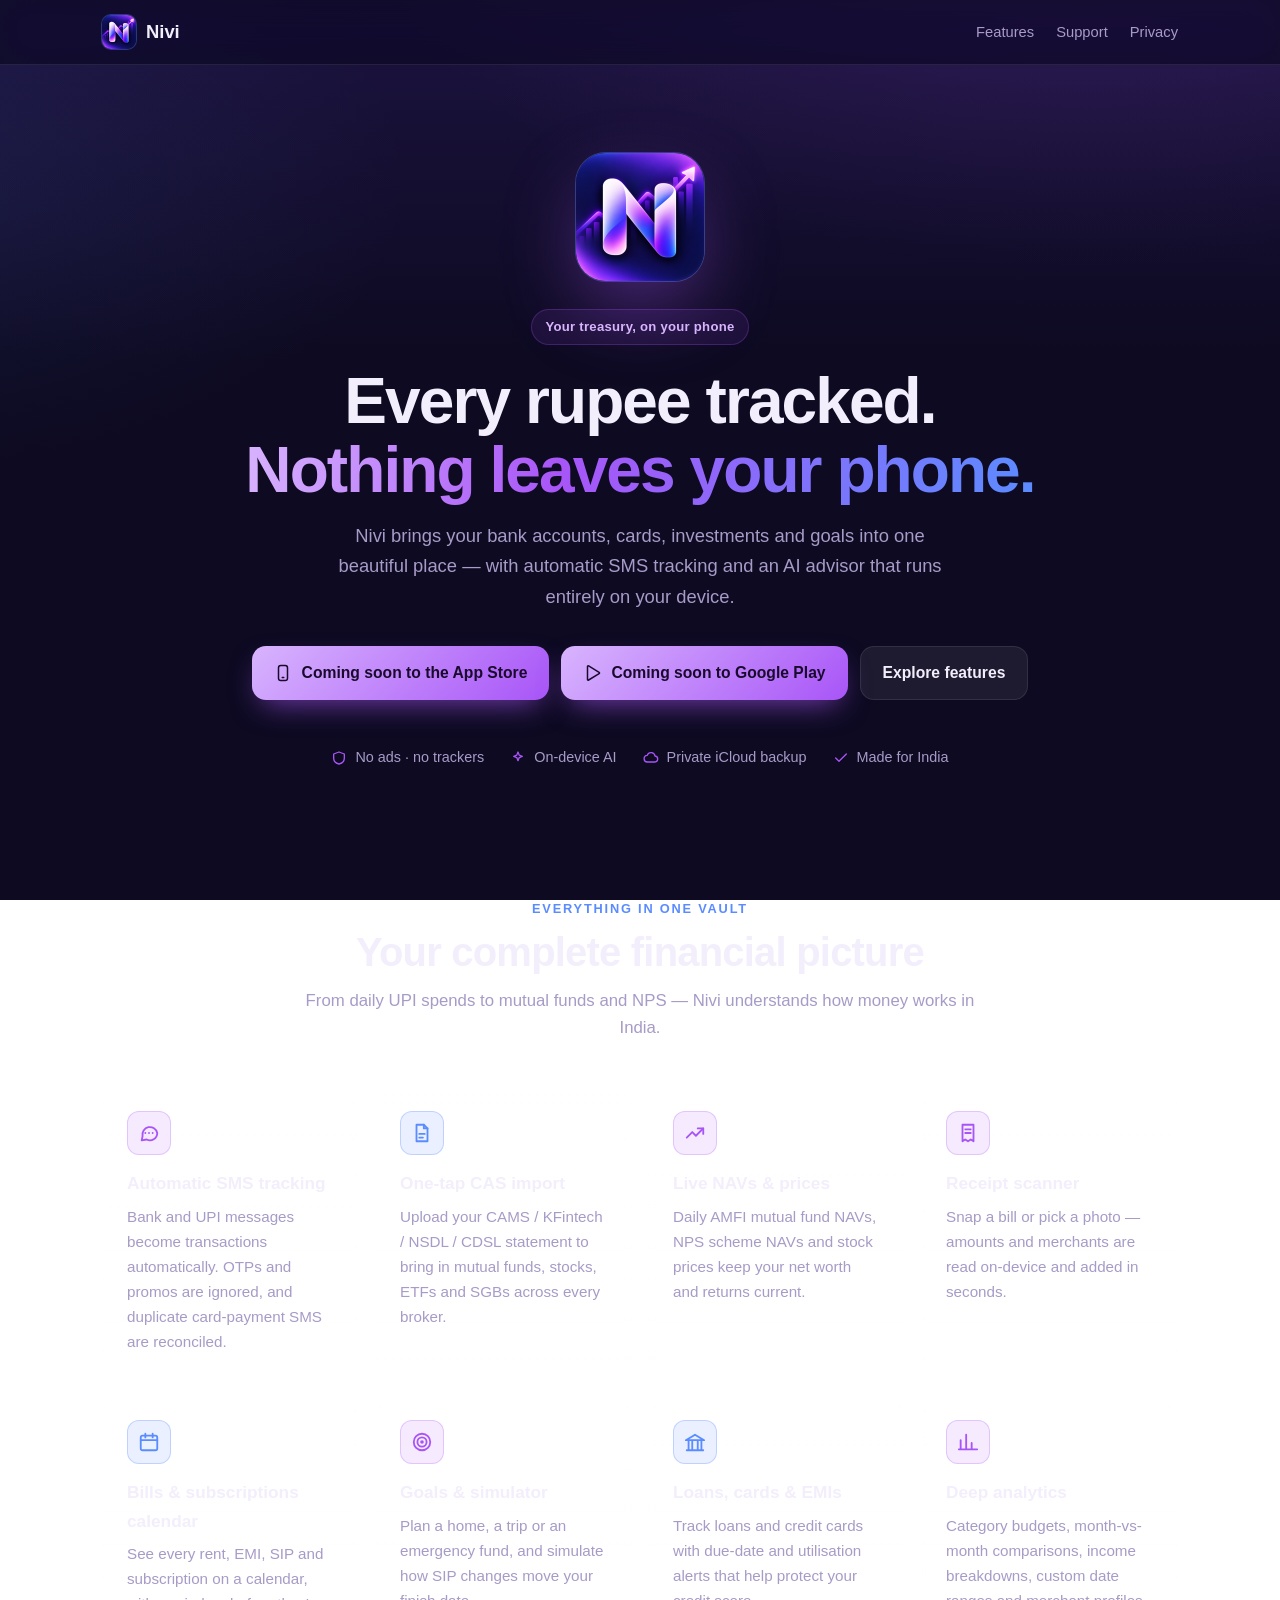
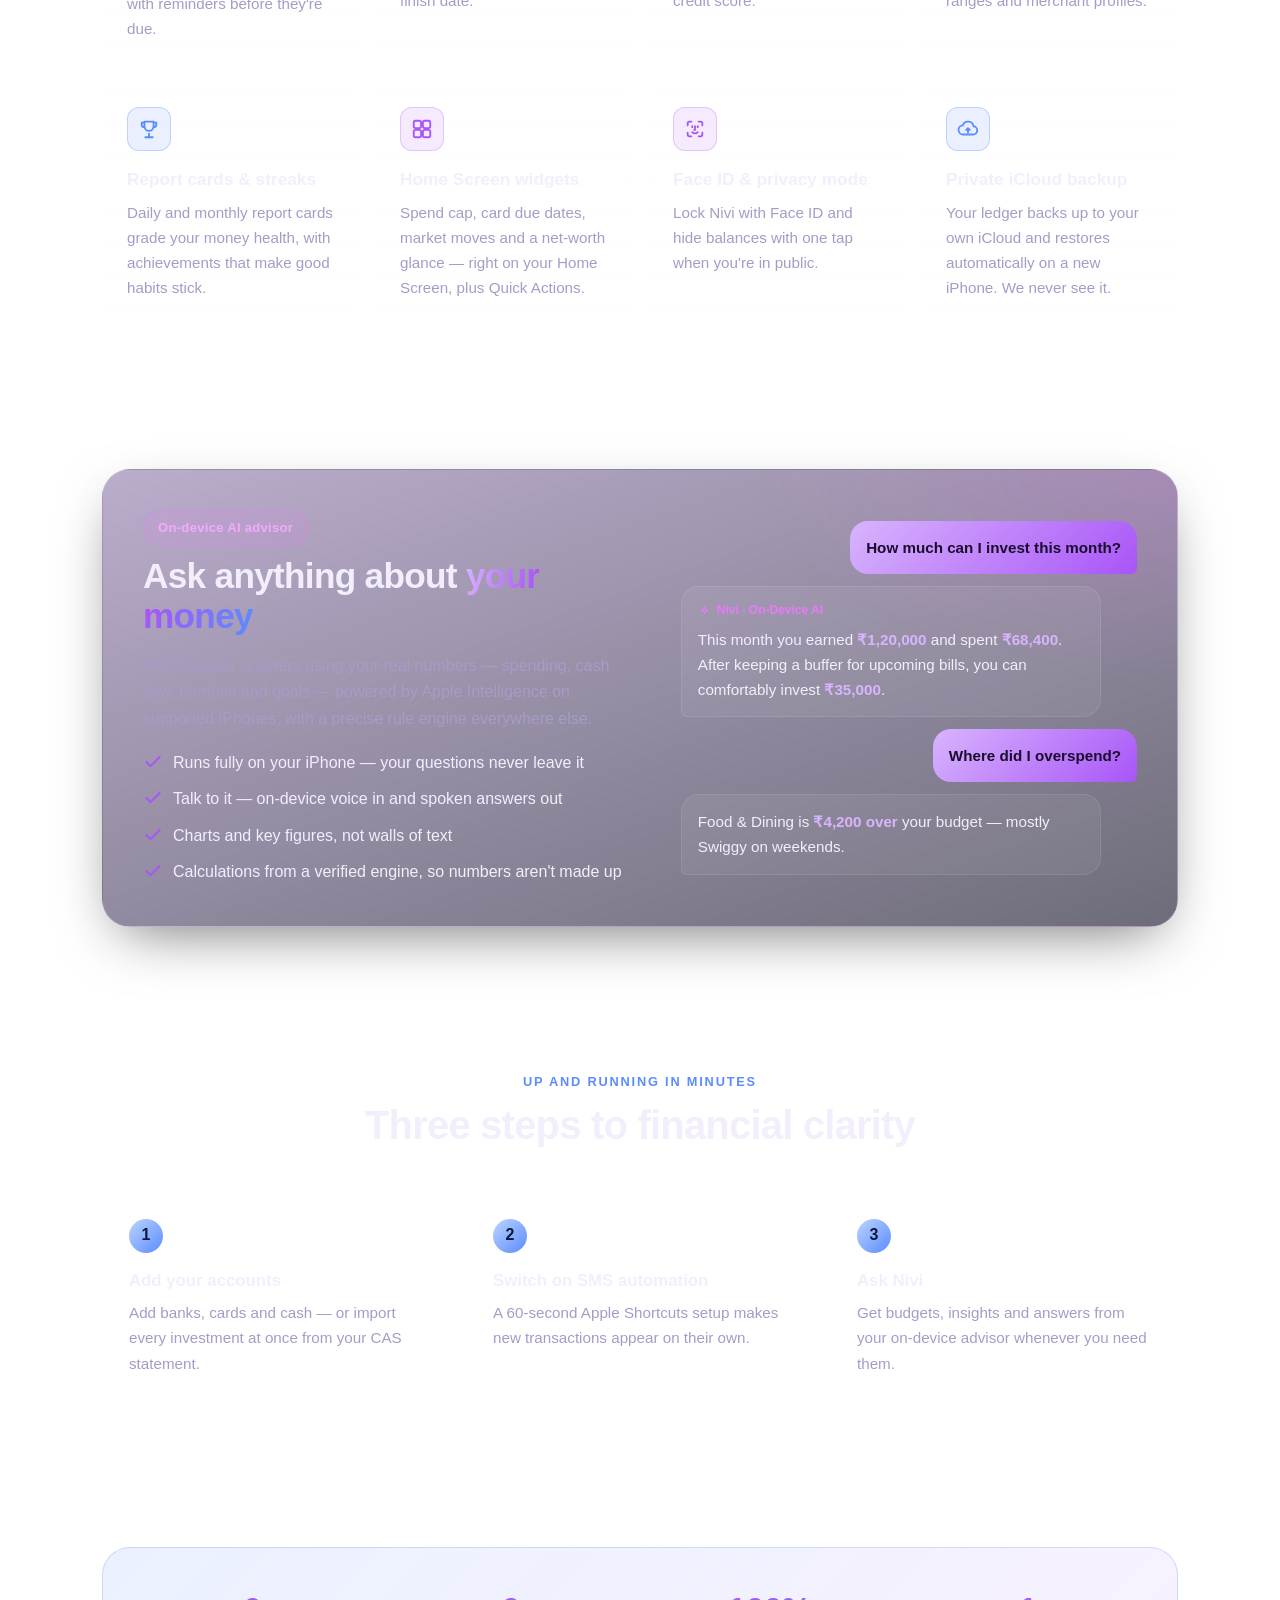
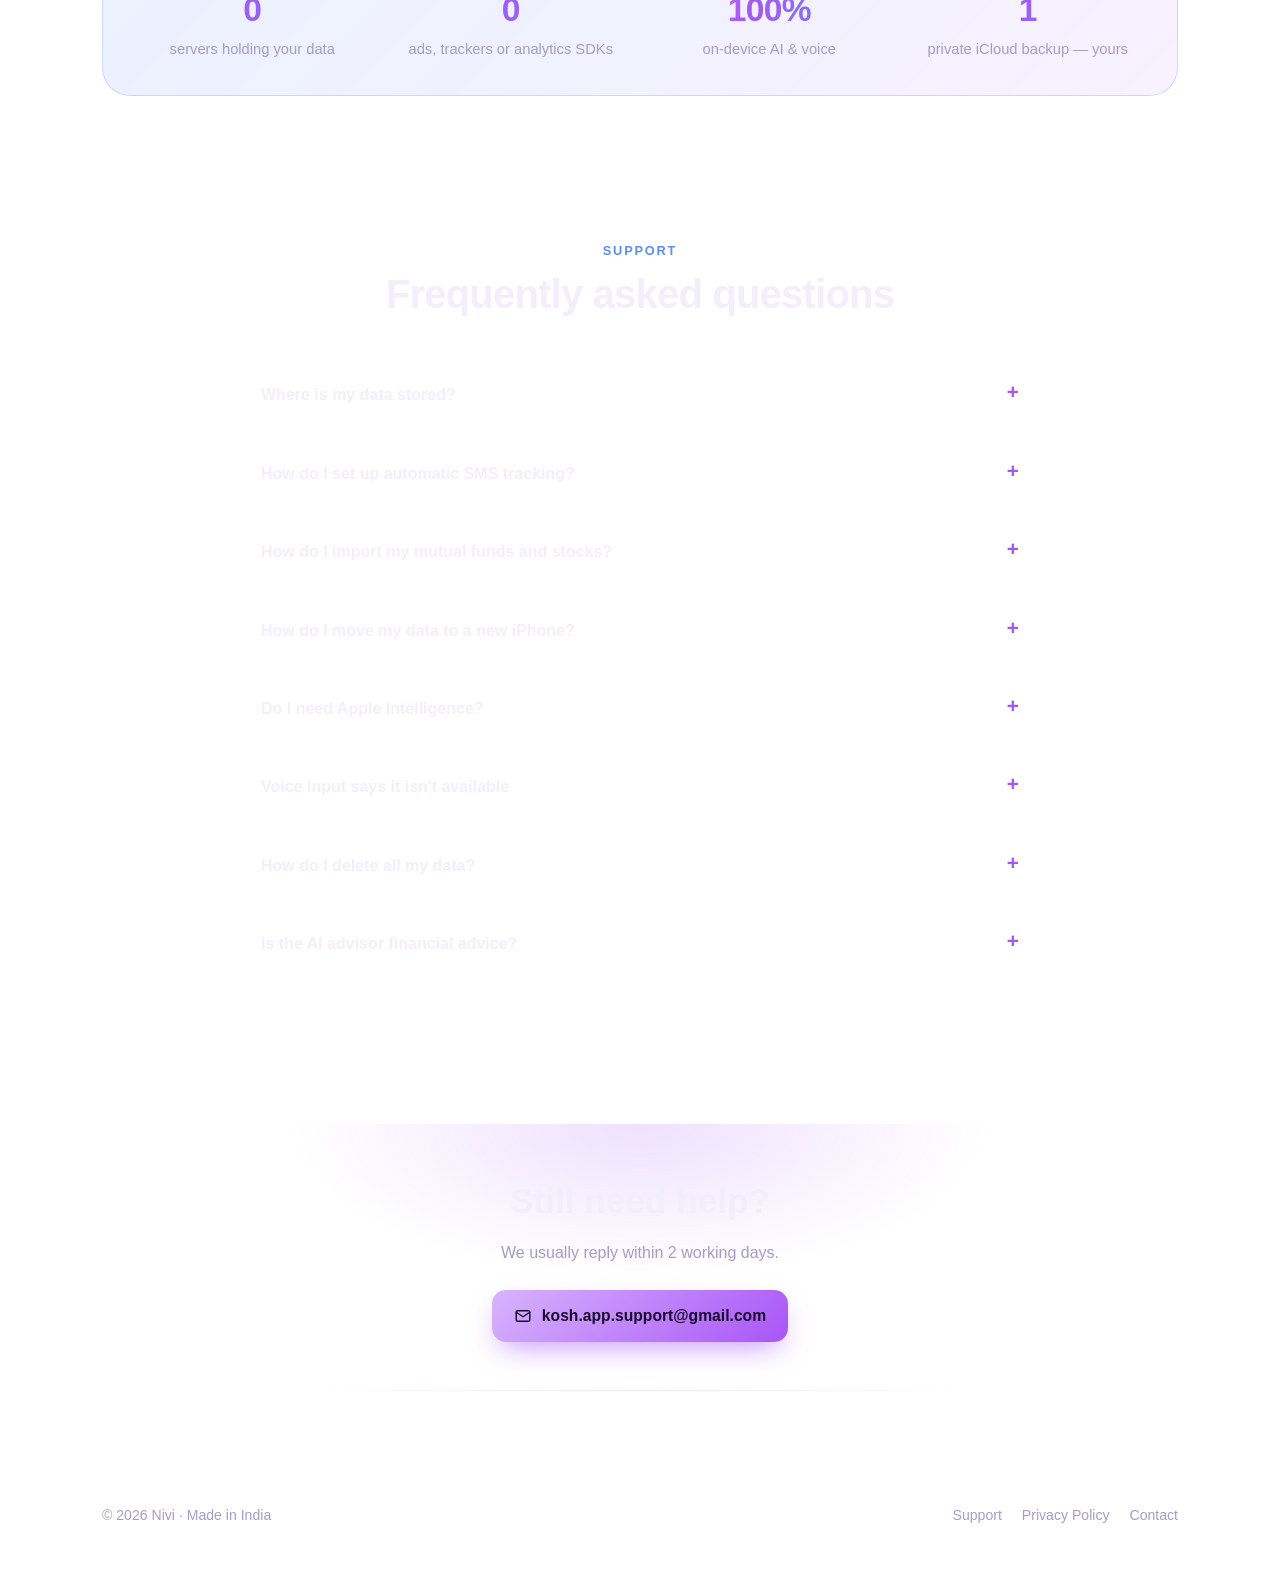
<file: index.html>
<!DOCTYPE html>
<html lang="en">
<head>
<meta charset="utf-8">
<meta name="viewport" content="width=device-width, initial-scale=1">
<title>Nivi — Private money manager for India</title>
<meta name="description" content="Nivi tracks your spending, investments and goals entirely on your iPhone. Automatic SMS tracking, CAS import, live NAVs and an on-device AI advisor. No ads, no trackers.">
<meta name="theme-color" content="#0d0a21">
<meta property="og:title" content="Nivi — Private money manager for India">
<meta property="og:description" content="Spending, investments and an on-device AI advisor — all private, all on your iPhone.">
<meta property="og:image" content="https://nivi-app.github.io/assets/nivi-icon-512.png">
<link rel="icon" type="image/png" href="assets/favicon.png?v=2">
<link rel="apple-touch-icon" href="assets/apple-touch-icon.png?v=2">
<link rel="stylesheet" href="style.css?v=4">
</head>
<body>

<header class="nav">
  <div class="wrap">
    <a class="brand" href="./"><img src="assets/nivi-icon-512.png" alt="">Nivi</a>
    <nav class="nav-links" aria-label="Main">
      <a href="#features" class="hide-sm">Features</a>
      <a href="#faq">Support</a>
      <a href="privacy.html">Privacy</a>
    </nav>
  </div>
</header>

<main>
  <!-- Hero -->
  <section class="hero">
    <div class="wrap">
      <img class="hero-icon" src="assets/nivi-icon-512.png" alt="Nivi app icon">
      <span class="eyebrow">Your treasury, on your phone</span>
      <h1>Every rupee tracked.<br><span class="grad">Nothing leaves your phone.</span></h1>
      <p class="lead">Nivi brings your bank accounts, cards, investments and goals into one beautiful place — with automatic SMS tracking and an AI advisor that runs entirely on your device.</p>
      <div class="cta-row">
        <span class="btn btn-primary">
          <svg viewBox="0 0 24 24" fill="none" stroke="currentColor" stroke-width="2" stroke-linecap="round" stroke-linejoin="round"><rect x="6" y="2" width="12" height="20" rx="3"/><path d="M11 18h2"/></svg>
          Coming soon to the App Store
        </span>
        <span class="btn btn-primary">
          <svg viewBox="0 0 24 24" fill="none" stroke="currentColor" stroke-width="2" stroke-linecap="round" stroke-linejoin="round"><path d="M6 3.5v17a1 1 0 001.5.86l14-8.5a1 1 0 000-1.72l-14-8.5A1 1 0 006 3.5z"/></svg>
          Coming soon to Google Play
        </span>
        <a class="btn" href="#features">Explore features</a>
      </div>
      <div class="trust">
        <span><svg viewBox="0 0 24 24" fill="none" stroke="currentColor" stroke-width="2" stroke-linecap="round" stroke-linejoin="round"><path d="M12 3l8 3v6c0 5-3.5 8-8 9-4.5-1-8-4-8-9V6z"/></svg>No ads · no trackers</span>
        <span><svg viewBox="0 0 24 24" fill="none" stroke="currentColor" stroke-width="2" stroke-linecap="round" stroke-linejoin="round"><path d="M12 3l1.8 4.7L18.5 9.5 13.8 11.3 12 16l-1.8-4.7L5.5 9.5l4.7-1.8z"/></svg>On-device AI</span>
        <span><svg viewBox="0 0 24 24" fill="none" stroke="currentColor" stroke-width="2" stroke-linecap="round" stroke-linejoin="round"><path d="M7 18a5 5 0 01-.6-10A6 6 0 0118 9a4.5 4.5 0 01-1 9z"/></svg>Private iCloud backup</span>
        <span><svg viewBox="0 0 24 24" fill="none" stroke="currentColor" stroke-width="2" stroke-linecap="round" stroke-linejoin="round"><path d="M20 6L9 17l-5-5"/></svg>Made for India</span>
      </div>
    </div>
  </section>

  <!-- Features -->
  <section id="features">
    <div class="wrap">
      <div class="section-head">
        <div class="kicker">Everything in one vault</div>
        <h2>Your complete financial picture</h2>
        <p>From daily UPI spends to mutual funds and NPS — Nivi understands how money works in India.</p>
      </div>
      <div class="grid">
        <div class="card">
          <div class="ico"><svg viewBox="0 0 24 24" fill="none" stroke="currentColor" stroke-width="2" stroke-linecap="round" stroke-linejoin="round"><path d="M21 12a8 8 0 01-11.6 7.1L4 20l1-4.6A8 8 0 1121 12z"/><path d="M8 12h.01M12 12h.01M16 12h.01"/></svg></div>
          <h3>Automatic SMS tracking</h3>
          <p>Bank and UPI messages become transactions automatically. OTPs and promos are ignored, and duplicate card-payment SMS are reconciled.</p>
        </div>
        <div class="card">
          <div class="ico gold"><svg viewBox="0 0 24 24" fill="none" stroke="currentColor" stroke-width="2" stroke-linecap="round" stroke-linejoin="round"><path d="M14 3H6v18h12V7z"/><path d="M14 3v4h4M9 13h6M9 17h4"/></svg></div>
          <h3>One-tap CAS import</h3>
          <p>Upload your CAMS / KFintech / NSDL / CDSL statement to bring in mutual funds, stocks, ETFs and SGBs across every broker.</p>
        </div>
        <div class="card">
          <div class="ico"><svg viewBox="0 0 24 24" fill="none" stroke="currentColor" stroke-width="2" stroke-linecap="round" stroke-linejoin="round"><path d="M3 17l6-6 4 4 8-8"/><path d="M15 7h6v6"/></svg></div>
          <h3>Live NAVs &amp; prices</h3>
          <p>Daily AMFI mutual fund NAVs, NPS scheme NAVs and stock prices keep your net worth and returns current.</p>
        </div>
        <div class="card">
          <div class="ico"><svg viewBox="0 0 24 24" fill="none" stroke="currentColor" stroke-width="2" stroke-linecap="round" stroke-linejoin="round"><path d="M6 3h12v18l-3-2-3 2-3-2-3 2z"/><path d="M9 8h6M9 12h6"/></svg></div>
          <h3>Receipt scanner</h3>
          <p>Snap a bill or pick a photo — amounts and merchants are read on-device and added in seconds.</p>
        </div>
        <div class="card">
          <div class="ico gold"><svg viewBox="0 0 24 24" fill="none" stroke="currentColor" stroke-width="2" stroke-linecap="round" stroke-linejoin="round"><rect x="3" y="5" width="18" height="16" rx="2"/><path d="M3 10h18M8 3v4M16 3v4"/></svg></div>
          <h3>Bills &amp; subscriptions calendar</h3>
          <p>See every rent, EMI, SIP and subscription on a calendar, with reminders before they're due.</p>
        </div>
        <div class="card">
          <div class="ico"><svg viewBox="0 0 24 24" fill="none" stroke="currentColor" stroke-width="2" stroke-linecap="round" stroke-linejoin="round"><circle cx="12" cy="12" r="9"/><circle cx="12" cy="12" r="5"/><circle cx="12" cy="12" r="1"/></svg></div>
          <h3>Goals &amp; simulator</h3>
          <p>Plan a home, a trip or an emergency fund, and simulate how SIP changes move your finish date.</p>
        </div>
        <div class="card">
          <div class="ico gold"><svg viewBox="0 0 24 24" fill="none" stroke="currentColor" stroke-width="2" stroke-linecap="round" stroke-linejoin="round"><path d="M3 21h18M5 21V10M19 21V10M9 21V10M15 21V10M2 10l10-6 10 6z"/></svg></div>
          <h3>Loans, cards &amp; EMIs</h3>
          <p>Track loans and credit cards with due-date and utilisation alerts that help protect your credit score.</p>
        </div>
        <div class="card">
          <div class="ico"><svg viewBox="0 0 24 24" fill="none" stroke="currentColor" stroke-width="2" stroke-linecap="round" stroke-linejoin="round"><path d="M4 20V10M10 20V4M16 20v-7M22 20H2"/></svg></div>
          <h3>Deep analytics</h3>
          <p>Category budgets, month-vs-month comparisons, income breakdowns, custom date ranges and merchant profiles.</p>
        </div>
        <div class="card">
          <div class="ico gold"><svg viewBox="0 0 24 24" fill="none" stroke="currentColor" stroke-width="2" stroke-linecap="round" stroke-linejoin="round"><path d="M8 21h8M12 17v4M7 4h10v5a5 5 0 01-10 0z"/><path d="M17 5h3v2a3 3 0 01-3 3M7 5H4v2a3 3 0 003 3"/></svg></div>
          <h3>Report cards &amp; streaks</h3>
          <p>Daily and monthly report cards grade your money health, with achievements that make good habits stick.</p>
        </div>
        <div class="card">
          <div class="ico"><svg viewBox="0 0 24 24" fill="none" stroke="currentColor" stroke-width="2" stroke-linecap="round" stroke-linejoin="round"><rect x="3" y="3" width="8" height="8" rx="2"/><rect x="13" y="3" width="8" height="8" rx="2"/><rect x="3" y="13" width="8" height="8" rx="2"/><rect x="13" y="13" width="8" height="8" rx="2"/></svg></div>
          <h3>Home Screen widgets</h3>
          <p>Spend cap, card due dates, market moves and a net-worth glance — right on your Home Screen, plus Quick Actions.</p>
        </div>
        <div class="card">
          <div class="ico"><svg viewBox="0 0 24 24" fill="none" stroke="currentColor" stroke-width="2" stroke-linecap="round" stroke-linejoin="round"><path d="M4 8V6a2 2 0 012-2h2M16 4h2a2 2 0 012 2v2M20 16v2a2 2 0 01-2 2h-2M8 20H6a2 2 0 01-2-2v-2"/><path d="M9 9v1M15 9v1M12 9v4h-1M9 15.5a4 4 0 006 0"/></svg></div>
          <h3>Face ID &amp; privacy mode</h3>
          <p>Lock Nivi with Face ID and hide balances with one tap when you're in public.</p>
        </div>
        <div class="card">
          <div class="ico gold"><svg viewBox="0 0 24 24" fill="none" stroke="currentColor" stroke-width="2" stroke-linecap="round" stroke-linejoin="round"><path d="M7 18a5 5 0 01-.6-10A6 6 0 0118 9a4.5 4.5 0 01-1 9z"/><path d="M12 11v5M10 13l2-2 2 2"/></svg></div>
          <h3>Private iCloud backup</h3>
          <p>Your ledger backs up to your own iCloud and restores automatically on a new iPhone. We never see it.</p>
        </div>
      </div>
    </div>
  </section>

  <!-- AI advisor spotlight -->
  <section>
    <div class="wrap">
      <div class="spotlight">
        <div>
          <span class="eyebrow" style="color:#f0abfc;background:rgba(232,121,249,.12);border-color:rgba(232,121,249,.3)">On-device AI advisor</span>
          <h2>Ask anything about <span class="grad">your money</span></h2>
          <p>Nivi's advisor answers using your real numbers — spending, cash flow, portfolio and goals — powered by Apple Intelligence on supported iPhones, with a precise rule engine everywhere else.</p>
          <ul class="ticks">
            <li><svg viewBox="0 0 24 24" fill="none" stroke="currentColor" stroke-width="2.4" stroke-linecap="round" stroke-linejoin="round"><path d="M20 6L9 17l-5-5"/></svg>Runs fully on your iPhone — your questions never leave it</li>
            <li><svg viewBox="0 0 24 24" fill="none" stroke="currentColor" stroke-width="2.4" stroke-linecap="round" stroke-linejoin="round"><path d="M20 6L9 17l-5-5"/></svg>Talk to it — on-device voice in and spoken answers out</li>
            <li><svg viewBox="0 0 24 24" fill="none" stroke="currentColor" stroke-width="2.4" stroke-linecap="round" stroke-linejoin="round"><path d="M20 6L9 17l-5-5"/></svg>Charts and key figures, not walls of text</li>
            <li><svg viewBox="0 0 24 24" fill="none" stroke="currentColor" stroke-width="2.4" stroke-linecap="round" stroke-linejoin="round"><path d="M20 6L9 17l-5-5"/></svg>Calculations from a verified engine, so numbers aren't made up</li>
          </ul>
        </div>
        <div class="chat" aria-label="Example conversation">
          <div class="bubble me">How much can I invest this month?</div>
          <div class="bubble ai">
            <div class="tag"><svg viewBox="0 0 24 24" fill="none" stroke="currentColor" stroke-width="2" stroke-linecap="round" stroke-linejoin="round"><path d="M12 3l1.8 4.7L18.5 9.5 13.8 11.3 12 16l-1.8-4.7L5.5 9.5l4.7-1.8z"/></svg>Nivi · On-Device AI</div>
            This month you earned <b>₹1,20,000</b> and spent <b>₹68,400</b>. After keeping a buffer for upcoming bills, you can comfortably invest <b>₹35,000</b>.
          </div>
          <div class="bubble me">Where did I overspend?</div>
          <div class="bubble ai">Food &amp; Dining is <b>₹4,200 over</b> your budget — mostly Swiggy on weekends.</div>
        </div>
      </div>
    </div>
  </section>

  <!-- How it works -->
  <section>
    <div class="wrap">
      <div class="section-head">
        <div class="kicker">Up and running in minutes</div>
        <h2>Three steps to financial clarity</h2>
      </div>
      <div class="steps">
        <div class="step"><h3>Add your accounts</h3><p>Add banks, cards and cash — or import every investment at once from your CAS statement.</p></div>
        <div class="step"><h3>Switch on SMS automation</h3><p>A 60-second Apple Shortcuts setup makes new transactions appear on their own.</p></div>
        <div class="step"><h3>Ask Nivi</h3><p>Get budgets, insights and answers from your on-device advisor whenever you need them.</p></div>
      </div>
    </div>
  </section>

  <!-- Privacy band -->
  <section>
    <div class="wrap">
      <div class="band">
        <div><div class="num grad">0</div><div class="lbl">servers holding your data</div></div>
        <div><div class="num grad">0</div><div class="lbl">ads, trackers or analytics SDKs</div></div>
        <div><div class="num grad">100%</div><div class="lbl">on-device AI &amp; voice</div></div>
        <div><div class="num grad">1</div><div class="lbl">private iCloud backup — yours</div></div>
      </div>
    </div>
  </section>

  <!-- FAQ / Support -->
  <section id="faq">
    <div class="wrap">
      <div class="section-head">
        <div class="kicker">Support</div>
        <h2>Frequently asked questions</h2>
      </div>
      <div class="faq">
        <details>
          <summary>Where is my data stored?</summary>
          <p>On your iPhone, and optionally in your own private iCloud backup. Nivi has no servers that receive your financial data. Read the <a href="privacy.html">Privacy Policy</a>.</p>
        </details>
        <details>
          <summary>How do I set up automatic SMS tracking?</summary>
          <p>Open Nivi → Settings → SMS Automation Guide and follow the steps to create an Apple Shortcuts automation. Set it up on your iPhone only — your other devices get the transactions through iCloud Backup.</p>
        </details>
        <details>
          <summary>How do I import my mutual funds and stocks?</summary>
          <p>Download your Consolidated Account Statement (CAS) PDF from CAMS, KFintech, NSDL or CDSL, then go to Accounts → + → Upload CAS Statement. Holdings from every broker, including Zerodha, Groww and Upstox, are included.</p>
        </details>
        <details>
          <summary>How do I move my data to a new iPhone?</summary>
          <p>Keep iCloud Backup on (Settings → iCloud Backup). Install Nivi on the new iPhone with the same Apple ID and your data restores automatically on first launch.</p>
        </details>
        <details>
          <summary>Do I need Apple Intelligence?</summary>
          <p>No. On iPhones with Apple Intelligence the advisor uses Apple's on-device model; on other iPhones it uses Nivi's built-in rule engine. Both run entirely on your device.</p>
        </details>
        <details>
          <summary>Voice input says it isn't available</summary>
          <p>Nivi only uses on-device speech recognition. Turn on Dictation in Settings → General → Keyboard so iOS can download the speech model for your language, then try again.</p>
        </details>
        <details>
          <summary>How do I delete all my data?</summary>
          <p>Settings → Reset &amp; Clear All Data removes everything from your device and your iCloud backup.</p>
        </details>
        <details>
          <summary>Is the AI advisor financial advice?</summary>
          <p>No. It provides educational insights based on your own data. Please consult a registered adviser before making financial decisions.</p>
        </details>
      </div>
    </div>
  </section>

  <!-- Contact -->
  <section>
    <div class="wrap">
      <div class="contact">
        <h2>Still need help?</h2>
        <p>We usually reply within 2 working days.</p>
        <a class="btn btn-primary" href="mailto:kosh.app.support@gmail.com?subject=Nivi%20Support">
          <svg viewBox="0 0 24 24" fill="none" stroke="currentColor" stroke-width="2" stroke-linecap="round" stroke-linejoin="round"><rect x="3" y="5" width="18" height="14" rx="2"/><path d="M3 7l9 6 9-6"/></svg>
          kosh.app.support@gmail.com
        </a>
      </div>
    </div>
  </section>
</main>

<footer>
  <div class="wrap">
    <span>© 2026 Nivi · Made in India</span>
    <nav aria-label="Footer"><a href="#faq">Support</a><a href="privacy.html">Privacy Policy</a><a href="mailto:kosh.app.support@gmail.com">Contact</a></nav>
  </div>
</footer>

</body>
</html>
</file>
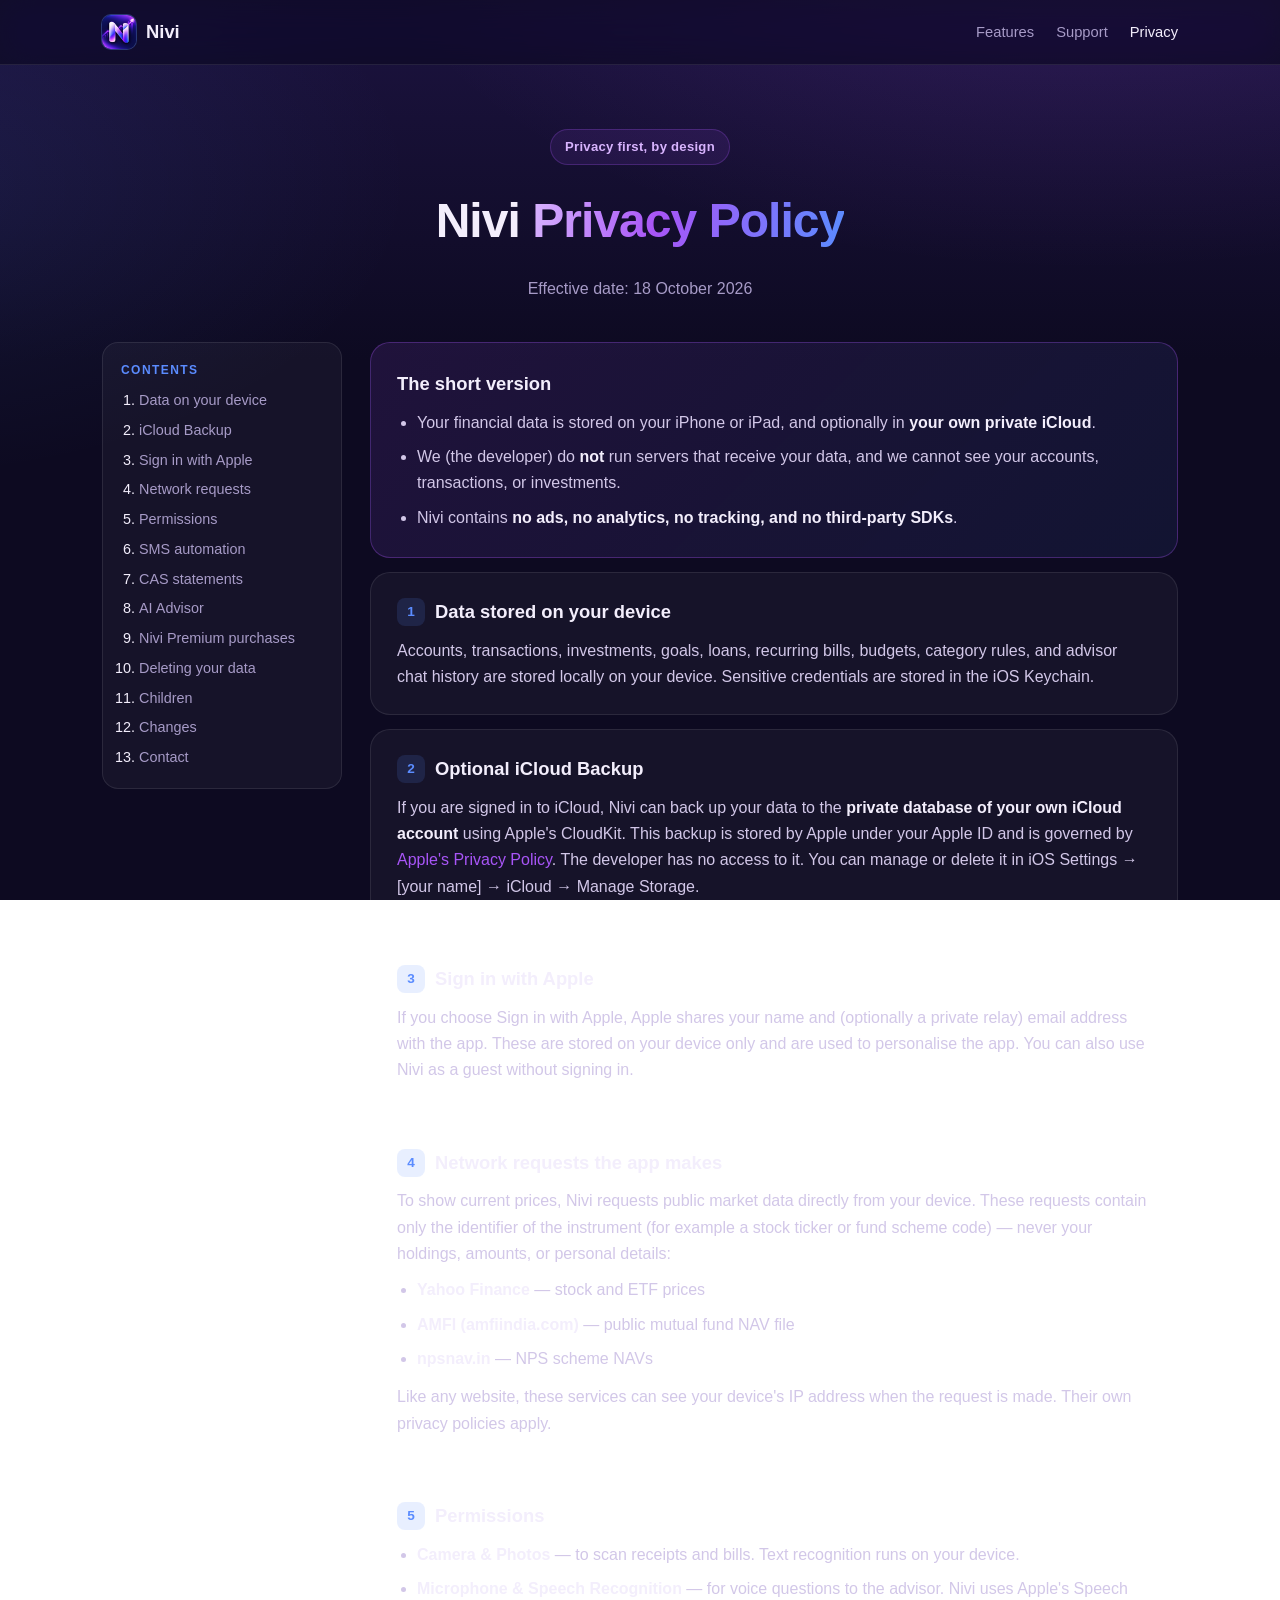
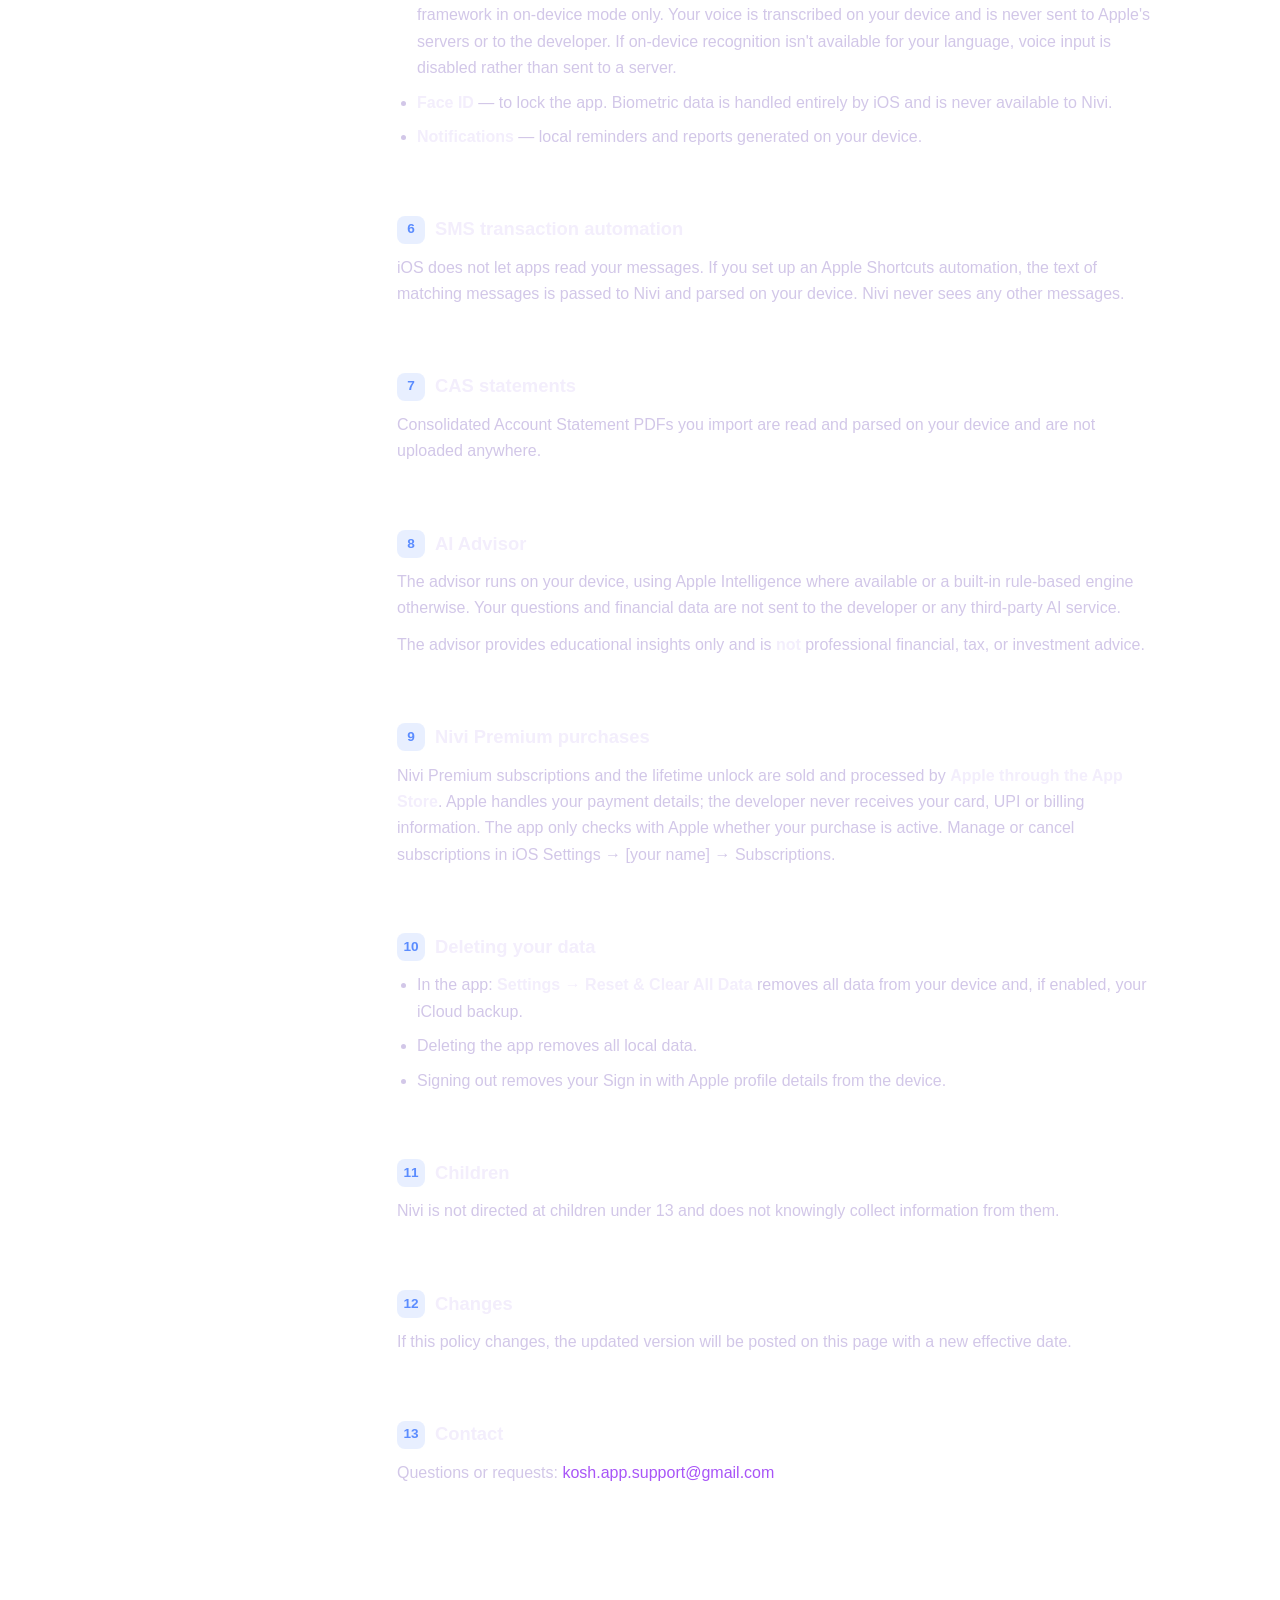
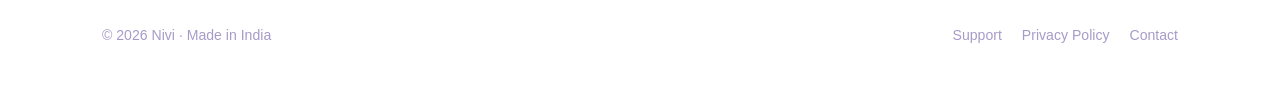
<file: privacy.html>
<!DOCTYPE html>
<html lang="en">
<head>
<meta charset="utf-8">
<meta name="viewport" content="width=device-width, initial-scale=1">
<title>Privacy Policy — Nivi</title>
<meta name="description" content="How Nivi handles your data: stored on your device and your own private iCloud. No ads, no trackers, no servers.">
<meta name="theme-color" content="#0d0a21">
<link rel="icon" type="image/png" href="assets/favicon.png?v=2">
<link rel="apple-touch-icon" href="assets/apple-touch-icon.png?v=2">
<link rel="stylesheet" href="style.css?v=4">
</head>
<body>

<header class="nav">
  <div class="wrap">
    <a class="brand" href="./"><img src="assets/nivi-icon-512.png" alt="">Nivi</a>
    <nav class="nav-links" aria-label="Main">
      <a href="./#features" class="hide-sm">Features</a>
      <a href="./#faq">Support</a>
      <a href="privacy.html" aria-current="page">Privacy</a>
    </nav>
  </div>
</header>

<main class="wrap">
  <div class="legal-hero">
    <span class="eyebrow">Privacy first, by design</span>
    <h1>Nivi <span class="grad">Privacy Policy</span></h1>
    <p class="meta">Effective date: 18 October 2026</p>
  </div>

  <div class="legal">
    <aside class="toc" aria-label="Contents">
      <b>Contents</b>
      <ol>
        <li><a href="#device">Data on your device</a></li>
        <li><a href="#icloud">iCloud Backup</a></li>
        <li><a href="#siwa">Sign in with Apple</a></li>
        <li><a href="#network">Network requests</a></li>
        <li><a href="#permissions">Permissions</a></li>
        <li><a href="#sms">SMS automation</a></li>
        <li><a href="#cas">CAS statements</a></li>
        <li><a href="#ai">AI Advisor</a></li>
        <li><a href="#purchases">Nivi Premium purchases</a></li>
        <li><a href="#delete">Deleting your data</a></li>
        <li><a href="#children">Children</a></li>
        <li><a href="#changes">Changes</a></li>
        <li><a href="#contact">Contact</a></li>
      </ol>
    </aside>

    <div class="doc">
      <div class="summary-card">
        <h2>The short version</h2>
        <ul>
          <li>Your financial data is stored on your iPhone or iPad, and optionally in <strong>your own private iCloud</strong>.</li>
          <li>We (the developer) do <strong>not</strong> run servers that receive your data, and we cannot see your accounts, transactions, or investments.</li>
          <li>Nivi contains <strong>no ads, no analytics, no tracking, and no third-party SDKs</strong>.</li>
        </ul>
      </div>

      <section id="device">
        <h2><span class="n">1</span>Data stored on your device</h2>
        <p>Accounts, transactions, investments, goals, loans, recurring bills, budgets, category rules, and advisor chat history are stored locally on your device. Sensitive credentials are stored in the iOS Keychain.</p>
      </section>

      <section id="icloud">
        <h2><span class="n">2</span>Optional iCloud Backup</h2>
        <p>If you are signed in to iCloud, Nivi can back up your data to the <strong>private database of your own iCloud account</strong> using Apple's CloudKit. This backup is stored by Apple under your Apple ID and is governed by <a href="https://www.apple.com/legal/privacy/">Apple's Privacy Policy</a>. The developer has no access to it. You can manage or delete it in iOS Settings → [your name] → iCloud → Manage Storage.</p>
      </section>

      <section id="siwa">
        <h2><span class="n">3</span>Sign in with Apple</h2>
        <p>If you choose Sign in with Apple, Apple shares your name and (optionally a private relay) email address with the app. These are stored on your device only and are used to personalise the app. You can also use Nivi as a guest without signing in.</p>
      </section>

      <section id="network">
        <h2><span class="n">4</span>Network requests the app makes</h2>
        <p>To show current prices, Nivi requests public market data directly from your device. These requests contain only the identifier of the instrument (for example a stock ticker or fund scheme code) — never your holdings, amounts, or personal details:</p>
        <ul>
          <li><strong>Yahoo Finance</strong> — stock and ETF prices</li>
          <li><strong>AMFI (amfiindia.com)</strong> — public mutual fund NAV file</li>
          <li><strong>npsnav.in</strong> — NPS scheme NAVs</li>
        </ul>
        <p>Like any website, these services can see your device's IP address when the request is made. Their own privacy policies apply.</p>
      </section>

      <section id="permissions">
        <h2><span class="n">5</span>Permissions</h2>
        <ul>
          <li><strong>Camera &amp; Photos</strong> — to scan receipts and bills. Text recognition runs on your device.</li>
          <li><strong>Microphone &amp; Speech Recognition</strong> — for voice questions to the advisor. Nivi uses Apple's Speech framework in on-device mode only. Your voice is transcribed on your device and is never sent to Apple's servers or to the developer. If on-device recognition isn't available for your language, voice input is disabled rather than sent to a server.</li>
          <li><strong>Face ID</strong> — to lock the app. Biometric data is handled entirely by iOS and is never available to Nivi.</li>
          <li><strong>Notifications</strong> — local reminders and reports generated on your device.</li>
        </ul>
      </section>

      <section id="sms">
        <h2><span class="n">6</span>SMS transaction automation</h2>
        <p>iOS does not let apps read your messages. If you set up an Apple Shortcuts automation, the text of matching messages is passed to Nivi and parsed on your device. Nivi never sees any other messages.</p>
      </section>

      <section id="cas">
        <h2><span class="n">7</span>CAS statements</h2>
        <p>Consolidated Account Statement PDFs you import are read and parsed on your device and are not uploaded anywhere.</p>
      </section>

      <section id="ai">
        <h2><span class="n">8</span>AI Advisor</h2>
        <p>The advisor runs on your device, using Apple Intelligence where available or a built-in rule-based engine otherwise. Your questions and financial data are not sent to the developer or any third-party AI service.</p>
        <p>The advisor provides educational insights only and is <strong>not</strong> professional financial, tax, or investment advice.</p>
      </section>

      <section id="purchases">
        <h2><span class="n">9</span>Nivi Premium purchases</h2>
        <p>Nivi Premium subscriptions and the lifetime unlock are sold and processed by <strong>Apple through the App Store</strong>. Apple handles your payment details; the developer never receives your card, UPI or billing information. The app only checks with Apple whether your purchase is active. Manage or cancel subscriptions in iOS Settings → [your name] → Subscriptions.</p>
      </section>

      <section id="delete">
        <h2><span class="n">10</span>Deleting your data</h2>
        <ul>
          <li>In the app: <strong>Settings → Reset &amp; Clear All Data</strong> removes all data from your device and, if enabled, your iCloud backup.</li>
          <li>Deleting the app removes all local data.</li>
          <li>Signing out removes your Sign in with Apple profile details from the device.</li>
        </ul>
      </section>

      <section id="children">
        <h2><span class="n">11</span>Children</h2>
        <p>Nivi is not directed at children under 13 and does not knowingly collect information from them.</p>
      </section>

      <section id="changes">
        <h2><span class="n">12</span>Changes</h2>
        <p>If this policy changes, the updated version will be posted on this page with a new effective date.</p>
      </section>

      <section id="contact">
        <h2><span class="n">13</span>Contact</h2>
        <p>Questions or requests: <a href="mailto:kosh.app.support@gmail.com">kosh.app.support@gmail.com</a></p>
      </section>
    </div>
  </div>
</main>

<footer>
  <div class="wrap">
    <span>© 2026 Nivi · Made in India</span>
    <nav aria-label="Footer"><a href="./#faq">Support</a><a href="privacy.html">Privacy Policy</a><a href="mailto:kosh.app.support@gmail.com">Contact</a></nav>
  </div>
</footer>

</body>
</html>
</file>
<file: style.css>
/* Nivi — brand theme (indigo night, violet growth, electric blue). No web fonts, no trackers. */
:root {
    --bg: #0d0a21;
    --bg-2: #1c1340;
    --surface: rgba(255, 255, 255, 0.04);
    --surface-2: rgba(255, 255, 255, 0.07);
    --border: rgba(255, 255, 255, 0.09);
    --text: #f3eefc;
    --muted: #a79bc7;
    --purple: #a855f7;
    --purple-2: #d8b4fe;
    --blue: #5b8cff;
    --blue-2: #3f5fc4;
    --pink: #e879f9;
    --radius: 20px;
    --shadow: 0 20px 60px -20px rgba(0, 0, 0, 0.6);
    --max: 1120px;
}

* { box-sizing: border-box; }
html { scroll-behavior: smooth; }
body {
    margin: 0;
    font: 16px/1.65 -apple-system, BlinkMacSystemFont, "SF Pro Text", "Segoe UI", Roboto, "Noto Sans Devanagari", sans-serif;
    color: var(--text);
    background:
        radial-gradient(1200px 600px at 85% -10%, rgba(168, 85, 247, 0.16), transparent 60%),
        radial-gradient(900px 500px at -10% 20%, rgba(91, 140, 255, 0.10), transparent 60%),
        linear-gradient(180deg, var(--bg-2), var(--bg) 40%);
    background-attachment: fixed;
    -webkit-font-smoothing: antialiased;
}
a { color: var(--purple); text-decoration: none; }
a:hover { text-decoration: underline; }
img { max-width: 100%; display: block; }
.wrap { max-width: var(--max); margin: 0 auto; padding: 0 22px; }

/* ---------- Nav ---------- */
.nav {
    position: sticky; top: 0; z-index: 10;
    backdrop-filter: saturate(160%) blur(18px);
    -webkit-backdrop-filter: saturate(160%) blur(18px);
    background: rgba(13, 10, 33, 0.72);
    border-bottom: 1px solid var(--border);
}
.nav .wrap { display: flex; align-items: center; justify-content: space-between; height: 64px; }
.brand { display: flex; align-items: center; gap: 10px; color: var(--text); font-weight: 700; font-size: 1.15rem; }
.brand:hover { text-decoration: none; }
.brand img { width: 34px; height: 34px; border-radius: 9px; box-shadow: 0 0 0 1px rgba(91, 140, 255, 0.35); }
.brand .deva { color: var(--blue); font-weight: 600; font-size: 0.95rem; opacity: 0.9; }
.nav-links { display: flex; gap: 22px; font-size: 0.92rem; }
.nav-links a { color: var(--muted); }
.nav-links a:hover, .nav-links a[aria-current="page"] { color: var(--text); text-decoration: none; }

/* ---------- Hero ---------- */
.hero { padding: 88px 0 56px; text-align: center; }
.hero-icon {
    width: 128px; height: 128px; margin: 0 auto 28px; border-radius: 30px;
    box-shadow: 0 0 0 1px rgba(91, 140, 255, 0.35), 0 30px 80px -10px rgba(168, 85, 247, 0.45);
}
.eyebrow {
    display: inline-flex; align-items: center; gap: 8px;
    padding: 6px 14px; border-radius: 999px;
    background: rgba(168, 85, 247, 0.10); border: 1px solid rgba(168, 85, 247, 0.25);
    color: var(--purple-2); font-size: 0.82rem; font-weight: 600; letter-spacing: 0.02em;
}
.hero h1 {
    margin: 22px auto 16px; max-width: 820px;
    font-size: clamp(2.3rem, 5.5vw, 4rem); line-height: 1.08; letter-spacing: -0.03em;
}
.grad {
    background: linear-gradient(100deg, var(--purple-2), var(--purple) 40%, var(--blue) 100%);
    -webkit-background-clip: text; background-clip: text; color: transparent;
}
.hero p.lead { max-width: 640px; margin: 0 auto; color: var(--muted); font-size: 1.15rem; }
.cta-row { display: flex; gap: 12px; justify-content: center; flex-wrap: wrap; margin-top: 34px; }
.btn {
    display: inline-flex; align-items: center; gap: 10px;
    padding: 13px 22px; border-radius: 14px; font-weight: 650; font-size: 0.98rem;
    border: 1px solid var(--border); color: var(--text); background: var(--surface-2);
}
.btn:hover { text-decoration: none; background: rgba(255, 255, 255, 0.11); }
.btn-primary {
    color: #1a0b2e; border: none;
    background: linear-gradient(135deg, var(--purple-2), var(--purple));
    box-shadow: 0 12px 30px -10px rgba(168, 85, 247, 0.7);
}
.btn-primary:hover { background: linear-gradient(135deg, #e4c6ff, #b388ff); }
.btn svg { width: 18px; height: 18px; }

/* ---------- Trust strip ---------- */
.trust { display: flex; justify-content: center; flex-wrap: wrap; gap: 10px 26px; margin-top: 46px; color: var(--muted); font-size: 0.9rem; }
.trust span { display: inline-flex; align-items: center; gap: 8px; }
.trust svg { width: 16px; height: 16px; color: var(--purple); }

/* ---------- Sections ---------- */
section { padding: 72px 0; }
.section-head { text-align: center; max-width: 680px; margin: 0 auto 44px; }
.section-head .kicker { color: var(--blue); font-weight: 700; font-size: 0.8rem; letter-spacing: 0.14em; text-transform: uppercase; }
.section-head h2 { margin: 10px 0 12px; font-size: clamp(1.7rem, 3.4vw, 2.5rem); letter-spacing: -0.02em; line-height: 1.15; }
.section-head p { color: var(--muted); margin: 0; font-size: 1.05rem; }

/* ---------- Feature grid ---------- */
.grid { display: grid; gap: 16px; grid-template-columns: repeat(auto-fit, minmax(250px, 1fr)); }
.card {
    position: relative; padding: 24px; border-radius: var(--radius);
    background: linear-gradient(180deg, var(--surface-2), var(--surface));
    border: 1px solid var(--border);
    transition: transform 0.2s ease, border-color 0.2s ease;
}
.card:hover { transform: translateY(-3px); border-color: rgba(168, 85, 247, 0.35); }
.card h3 { margin: 14px 0 6px; font-size: 1.08rem; }
.card p { margin: 0; color: var(--muted); font-size: 0.95rem; }
.ico {
    width: 44px; height: 44px; border-radius: 12px; display: grid; place-items: center;
    background: rgba(168, 85, 247, 0.12); color: var(--purple);
    box-shadow: inset 0 0 0 1px rgba(168, 85, 247, 0.25);
}
.ico svg { width: 22px; height: 22px; }
.ico.gold { background: rgba(91, 140, 255, 0.13); color: var(--blue); box-shadow: inset 0 0 0 1px rgba(91, 140, 255, 0.3); }
.ico.violet { background: rgba(232, 121, 249, 0.14); color: var(--pink); box-shadow: inset 0 0 0 1px rgba(232, 121, 249, 0.3); }

/* ---------- Spotlight (AI advisor) ---------- */
.spotlight {
    display: grid; gap: 36px; align-items: center; grid-template-columns: 1.1fr 1fr;
    padding: 40px; border-radius: 28px;
    background:
        radial-gradient(600px 300px at 100% 0%, rgba(232, 121, 249, 0.18), transparent 70%),
        linear-gradient(160deg, rgba(60, 20, 110, 0.35), rgba(13, 10, 33, 0.6));
    border: 1px solid var(--border); box-shadow: var(--shadow);
}
.spotlight h2 { margin: 10px 0 12px; font-size: clamp(1.6rem, 3vw, 2.2rem); letter-spacing: -0.02em; line-height: 1.15; }
.spotlight p { color: var(--muted); }
.ticks { list-style: none; padding: 0; margin: 18px 0 0; display: grid; gap: 10px; }
.ticks li { display: flex; gap: 10px; align-items: flex-start; }
.ticks svg { flex: none; width: 20px; height: 20px; color: var(--purple); margin-top: 2px; }
.chat { display: grid; gap: 12px; }
.bubble { padding: 14px 16px; border-radius: 18px; font-size: 0.95rem; max-width: 92%; }
.bubble.me { justify-self: end; background: linear-gradient(135deg, var(--purple-2), var(--purple)); color: #1a0b2e; border-bottom-right-radius: 6px; font-weight: 550; }
.bubble.ai { background: rgba(255, 255, 255, 0.06); border: 1px solid var(--border); border-bottom-left-radius: 6px; }
.bubble.ai b { color: var(--purple-2); }
.bubble .tag { display: flex; align-items: center; gap: 6px; font-size: 0.75rem; color: var(--pink); font-weight: 650; margin-bottom: 6px; }
.bubble .tag svg { width: 13px; height: 13px; }

/* ---------- Steps ---------- */
.steps { counter-reset: s; display: grid; gap: 16px; grid-template-columns: repeat(auto-fit, minmax(240px, 1fr)); }
.step { padding: 26px; border-radius: var(--radius); background: var(--surface); border: 1px solid var(--border); }
.step::before {
    counter-increment: s; content: counter(s);
    display: grid; place-items: center; width: 34px; height: 34px; border-radius: 50%;
    font-weight: 800; color: #0a1a3d; background: linear-gradient(135deg, #bcd4ff, var(--blue));
}
.step h3 { margin: 14px 0 6px; font-size: 1.05rem; }
.step p { margin: 0; color: var(--muted); font-size: 0.95rem; }

/* ---------- Privacy band ---------- */
.band {
    display: grid; gap: 28px; grid-template-columns: repeat(auto-fit, minmax(200px, 1fr));
    padding: 34px; border-radius: 28px; text-align: center;
    background: linear-gradient(135deg, rgba(91, 140, 255, 0.12), rgba(168, 85, 247, 0.08));
    border: 1px solid rgba(91, 140, 255, 0.25);
}
.band .num { font-size: 2.1rem; font-weight: 800; letter-spacing: -0.02em; }
.band .lbl { color: var(--muted); font-size: 0.92rem; }

/* ---------- FAQ ---------- */
.faq { max-width: 800px; margin: 0 auto; display: grid; gap: 10px; }
details { border-radius: 16px; background: var(--surface); border: 1px solid var(--border); padding: 4px 20px; }
details[open] { background: var(--surface-2); border-color: rgba(168, 85, 247, 0.3); }
summary { cursor: pointer; list-style: none; padding: 16px 0; font-weight: 650; display: flex; justify-content: space-between; gap: 16px; }
summary::-webkit-details-marker { display: none; }
summary::after { content: "+"; color: var(--purple); font-size: 1.3rem; line-height: 1; transition: transform 0.2s; }
details[open] summary::after { transform: rotate(45deg); }
details p { margin: 0 0 18px; color: var(--muted); }

/* ---------- Contact ---------- */
.contact {
    text-align: center; padding: 48px 28px; border-radius: 28px;
    background: radial-gradient(500px 220px at 50% 0%, rgba(168, 85, 247, 0.18), transparent 70%), var(--surface);
    border: 1px solid var(--border);
}
.contact h2 { margin: 0 0 10px; font-size: clamp(1.6rem, 3vw, 2.2rem); }
.contact p { color: var(--muted); margin: 0 0 24px; }

/* ---------- Footer ---------- */
footer { padding: 40px 0 56px; border-top: 1px solid var(--border); color: var(--muted); font-size: 0.88rem; }
footer .wrap { display: flex; justify-content: space-between; align-items: center; flex-wrap: wrap; gap: 16px; }
footer nav { display: flex; gap: 20px; }
footer a { color: var(--muted); }

/* ---------- Legal (privacy policy) ---------- */
.legal-hero { padding: 64px 0 24px; text-align: center; }
.legal-hero h1 { margin: 16px 0 8px; font-size: clamp(2rem, 4.5vw, 3rem); letter-spacing: -0.02em; }
.legal-hero .meta { color: var(--muted); }
.legal { display: grid; gap: 28px; grid-template-columns: 240px 1fr; align-items: start; padding-bottom: 72px; }
.toc { position: sticky; top: 88px; padding: 18px; border-radius: 16px; background: var(--surface); border: 1px solid var(--border); font-size: 0.9rem; }
.toc b { display: block; margin-bottom: 8px; color: var(--blue); font-size: 0.75rem; letter-spacing: 0.12em; text-transform: uppercase; }
.toc ol { margin: 0; padding-left: 18px; display: grid; gap: 6px; }
.toc a { color: var(--muted); }
.toc a:hover { color: var(--text); }
.doc { display: grid; gap: 14px; }
.summary-card {
    padding: 26px; border-radius: var(--radius);
    background: linear-gradient(135deg, rgba(168, 85, 247, 0.12), rgba(91, 140, 255, 0.08));
    border: 1px solid rgba(168, 85, 247, 0.3);
}
.summary-card h2 { margin: 0 0 12px; font-size: 1.2rem; }
.doc section { padding: 24px 26px; border-radius: var(--radius); background: var(--surface); border: 1px solid var(--border); scroll-margin-top: 84px; }
.doc h2 { margin: 0 0 10px; font-size: 1.15rem; display: flex; align-items: center; gap: 10px; }
.doc h2 .n { display: grid; place-items: center; width: 28px; height: 28px; border-radius: 8px; font-size: 0.85rem; background: rgba(91, 140, 255, 0.14); color: var(--blue); }
.doc p, .doc li { color: #d2c7e8; }
.doc p { margin: 0 0 10px; }
.doc p:last-child { margin-bottom: 0; }
.doc ul { margin: 0; padding-left: 20px; display: grid; gap: 8px; }
.doc ul + p { margin-top: 12px; }
.doc strong { color: var(--text); }

/* ---------- Responsive ---------- */
@media (max-width: 860px) {
    .spotlight { grid-template-columns: 1fr; padding: 28px; }
    .legal { grid-template-columns: 1fr; }
    .toc { position: static; }
}
@media (max-width: 560px) {
    .nav-links { gap: 14px; font-size: 0.85rem; }
    .nav-links .hide-sm { display: none; }
    .hero { padding-top: 56px; }
    section { padding: 52px 0; }
}
/* Touch screens & phones: give navigation links at least a 44pt tap area (Apple HIG) */
@media (pointer: coarse), (max-width: 860px) {
    .nav-links a, footer nav a { display: inline-flex; align-items: center; min-height: 44px; padding: 0 4px; }
    footer nav { gap: 12px; }
    .toc ol { gap: 0; }
    .toc a { display: flex; align-items: center; min-height: 44px; }
    summary { min-height: 44px; }
}
@media (prefers-reduced-motion: reduce) {
    html { scroll-behavior: auto; }
    .card { transition: none; }
}
</file>
